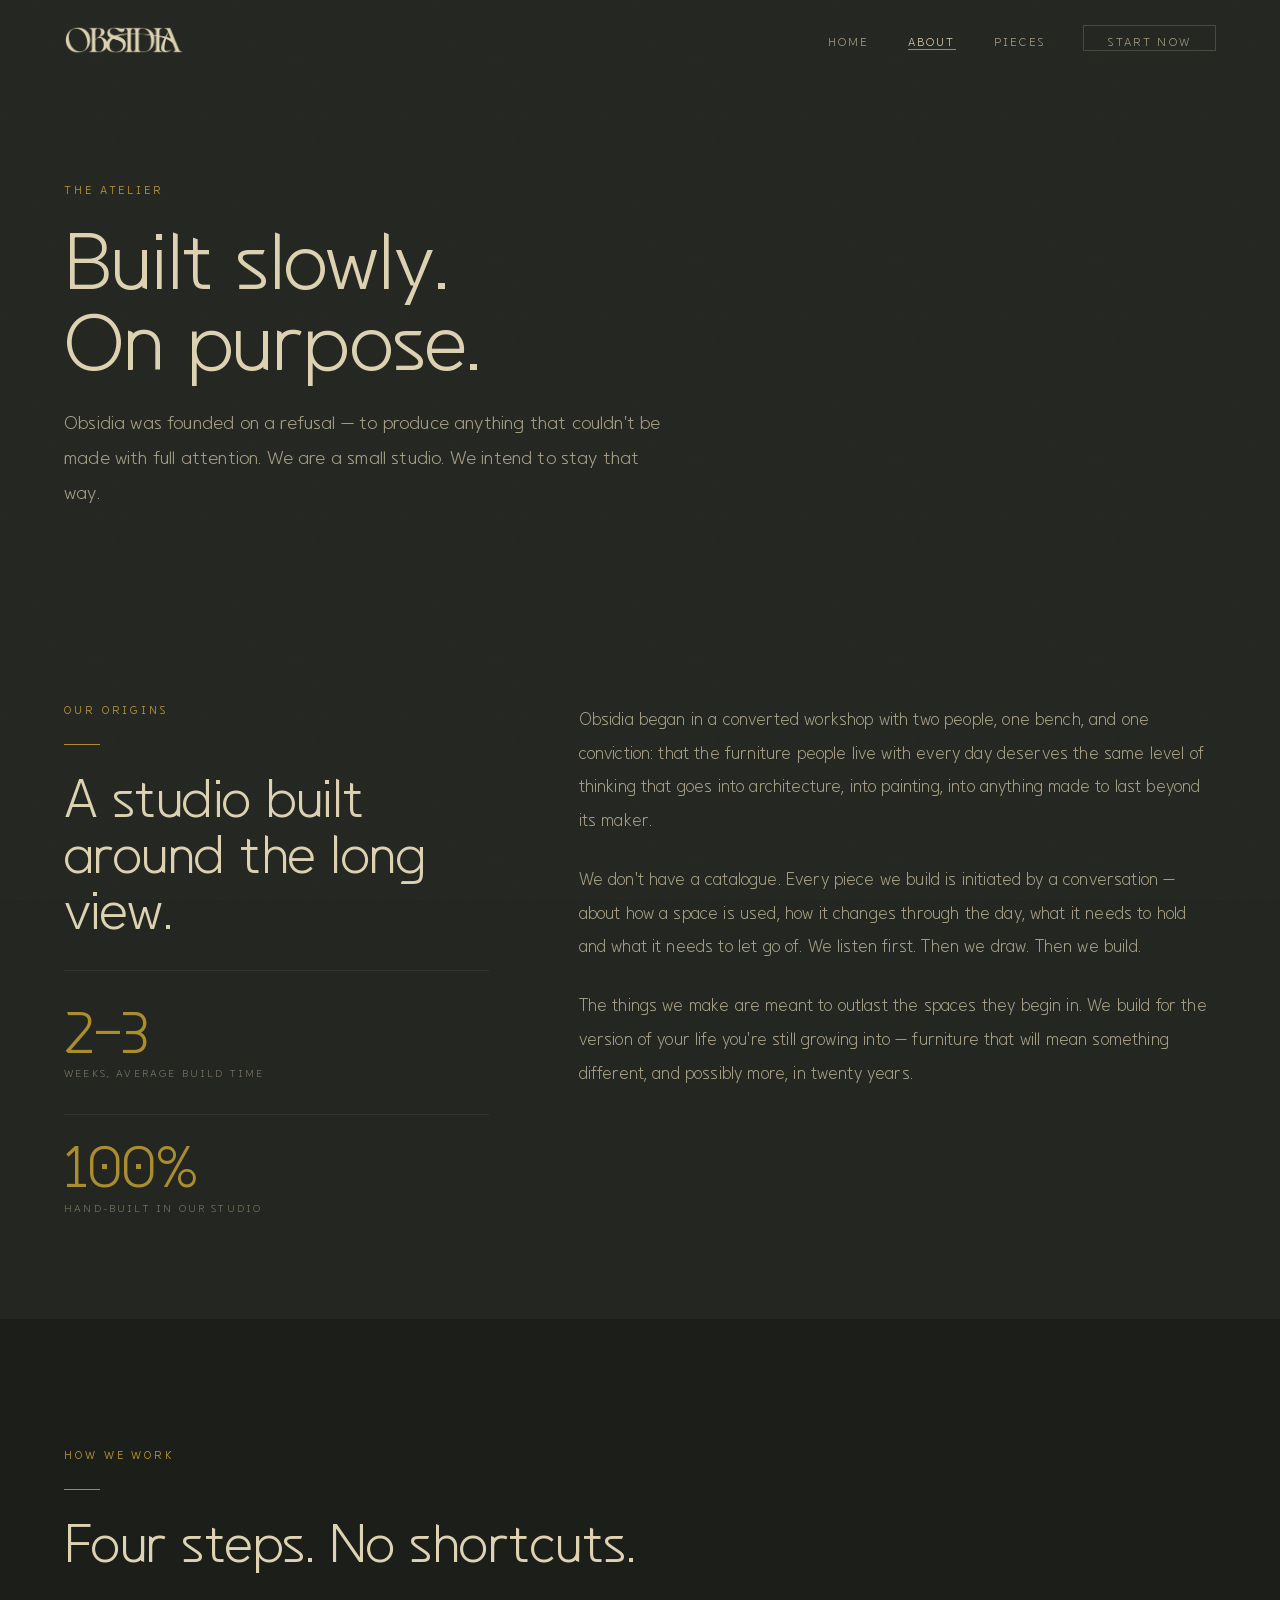
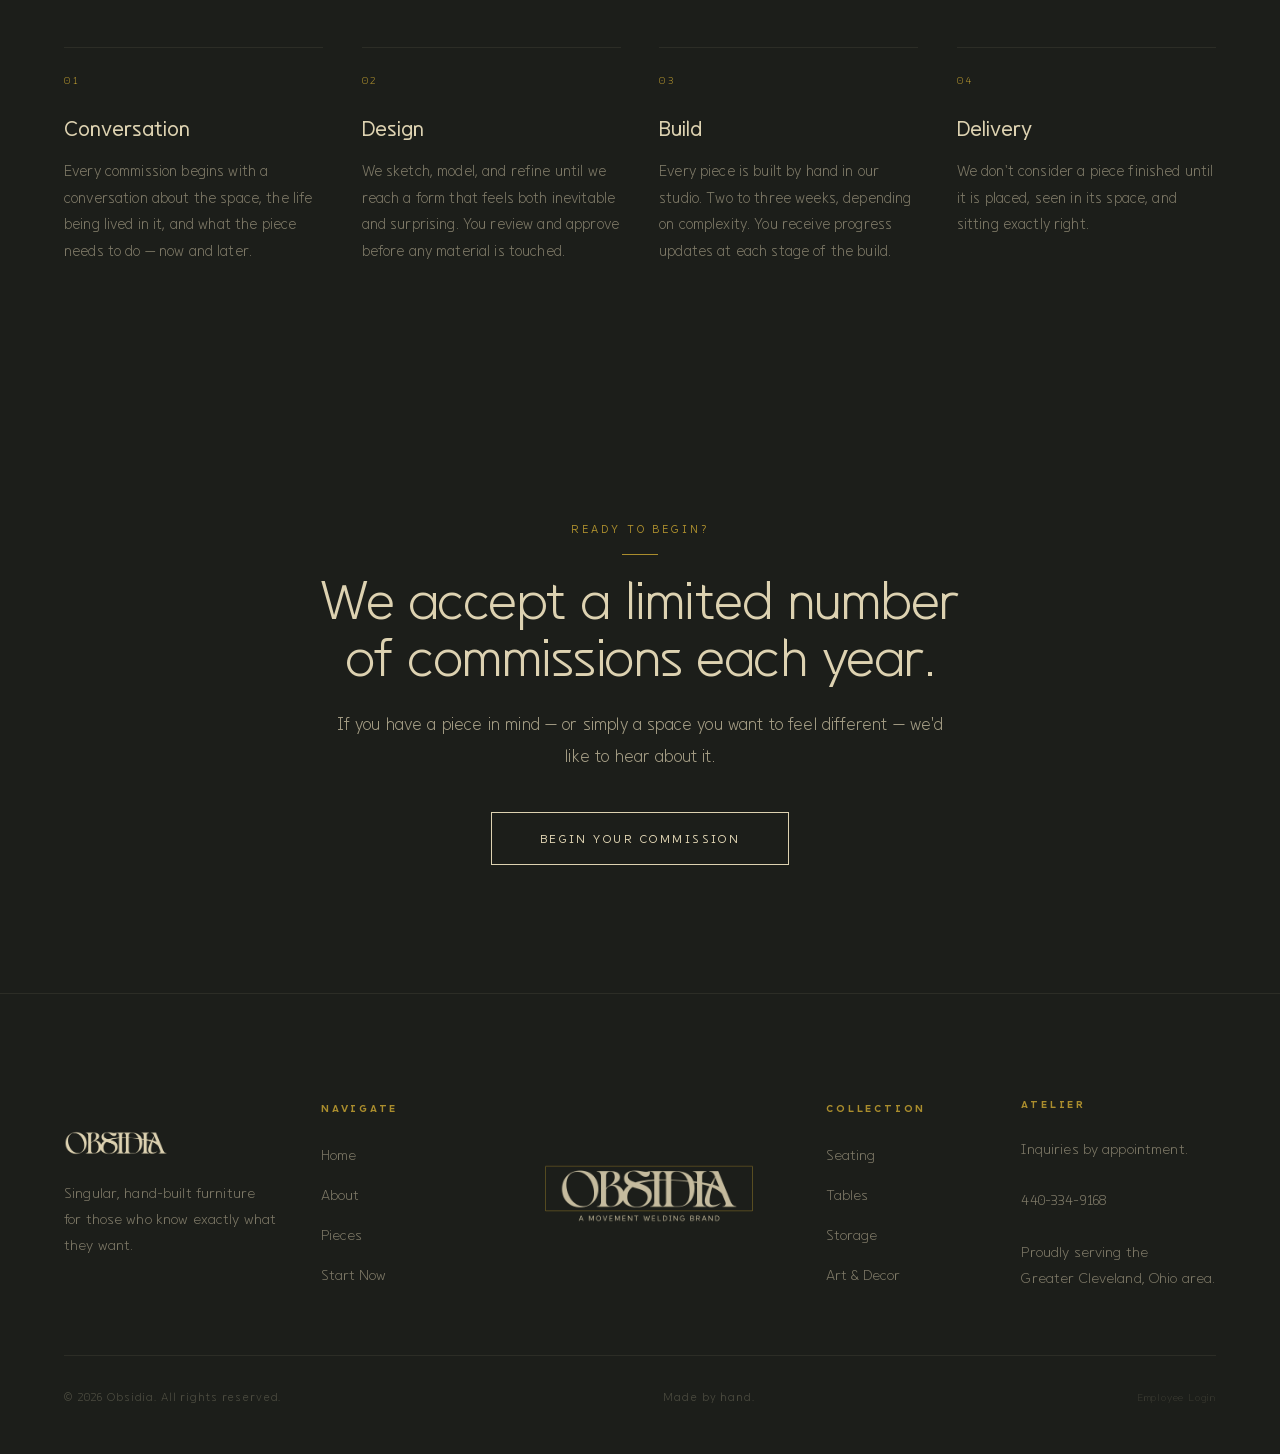
<file: about.html>
<!DOCTYPE html>
<html lang="en">
<head>
  <meta charset="UTF-8">
  <meta name="viewport" content="width=device-width, initial-scale=1.0">
  <title>About — Obsidia</title>
  <meta name="description" content="The story behind Obsidia — bespoke furniture made with uncompromising craft.">
  <link rel="stylesheet" href="css/styles.css">
</head>
<body>

  <!-- Navigation -->
  <nav class="nav">
    <a href="index.html" class="nav-logo">
      <img src="assets/images/logo.png" alt="Obsidia">
    </a>
    <ul class="nav-links">
      <li><a href="index.html">Home</a></li>
      <li><a href="about.html" class="active">About</a></li>
      <li><a href="pieces.html">Pieces</a></li>
      <li><a href="start-now.html" class="nav-cta">Start Now</a></li>
    </ul>
    <button class="nav-toggle" aria-label="Toggle menu">
      <span></span><span></span><span></span>
    </button>
  </nav>

  <!-- Page Hero -->
  <div class="page-hero">
    <div>
      <span class="label page-hero-label fade-up">The Atelier</span>
      <h1 class="fade-up stagger-1">Built slowly.<br>On purpose.</h1>
      <p class="fade-up stagger-2">
        Obsidia was founded on a refusal — to produce anything that couldn't
        be made with full attention. We are a small studio. We intend to stay that way.
      </p>
    </div>
  </div>

  <!-- Story Section -->
  <section class="about-story">
    <div class="about-story-left fade-up">
      <span class="label">Our Origins</span>
      <div class="divider-gold"></div>
      <h2>A studio built around the long view.</h2>

      <div class="about-stats">
        <div class="stat fade-up stagger-2">
          <div class="stat-number">2–3</div>
          <div class="stat-label">Weeks, average build time</div>
        </div>
        <div class="stat fade-up stagger-4">
          <div class="stat-number">100%</div>
          <div class="stat-label">Hand-built in our studio</div>
        </div>
      </div>
    </div>

    <div class="about-story-right fade-up stagger-2">
      <p>
        Obsidia began in a converted workshop with two people, one bench, and one
        conviction: that the furniture people live with every day deserves the same
        level of thinking that goes into architecture, into painting, into anything
        made to last beyond its maker.
      </p>
      <p>
        We don't have a catalogue. Every piece we build is initiated by a conversation —
        about how a space is used, how it changes through the day, what it needs to hold
        and what it needs to let go of. We listen first. Then we draw. Then we build.
      </p>
      <p>
        The things we make are meant to outlast the spaces they begin in. We build for
        the version of your life you're still growing into — furniture that will mean
        something different, and possibly more, in twenty years.
      </p>
    </div>
  </section>

  <!-- Process Section -->
  <section class="process-section">
    <div class="process-inner">
      <div class="process-header fade-up">
        <span class="label">How We Work</span>
        <div class="divider-gold"></div>
        <h2>Four steps. No shortcuts.</h2>
      </div>

      <div class="process-steps">
        <div class="process-step fade-up stagger-1">
          <div class="step-num">01</div>
          <div class="step-title">Conversation</div>
          <p class="step-desc">
            Every commission begins with a conversation about the space, the life being
            lived in it, and what the piece needs to do — now and later.
          </p>
        </div>
        <div class="process-step fade-up stagger-2">
          <div class="step-num">02</div>
          <div class="step-title">Design</div>
          <p class="step-desc">
            We sketch, model, and refine until we reach a form that feels both
            inevitable and surprising. You review and approve before any material is touched.
          </p>
        </div>
        <div class="process-step fade-up stagger-3">
          <div class="step-num">03</div>
          <div class="step-title">Build</div>
          <p class="step-desc">
            Every piece is built by hand in our studio. Two to three weeks, depending
            on complexity. You receive progress updates at each stage of the build.
          </p>
        </div>
        <div class="process-step fade-up stagger-4">
          <div class="step-num">04</div>
          <div class="step-title">Delivery</div>
          <p class="step-desc">
            We don't consider a piece finished until it is placed, seen in its space, and sitting exactly right.
          </p>
        </div>
      </div>
    </div>
  </section>

  <!-- Atelier CTA -->
  <section class="atelier-section fade-in">
    <span class="label">Ready to Begin?</span>
    <div class="divider-gold" style="margin: 1rem auto;"></div>
    <h2>We accept a limited number<br>of commissions each year.</h2>
    <p>
      If you have a piece in mind — or simply a space you want to feel different —
      we'd like to hear about it.
    </p>
    <a href="start-now.html" class="btn btn-light">Begin Your Commission</a>
  </section>

  <!-- Footer -->
  <footer class="footer">
    <div class="footer-inner">
      <div class="footer-brand">
        <img class="footer-brand-logo" src="assets/images/logo.png" alt="Obsidia">
        <p class="footer-tagline">
          Singular, hand-built furniture for those who know exactly what they want.
        </p>
      </div>
      <div class="footer-col">
        <h4>Navigate</h4>
        <ul>
          <li><a href="index.html">Home</a></li>
          <li><a href="about.html">About</a></li>
          <li><a href="pieces.html">Pieces</a></li>
          <li><a href="start-now.html">Start Now</a></li>
        </ul>
      </div>
      <div class="footer-mark">
        <img src="assets/images/brandmark.png" alt="Obsidia — A Movement Welding Brand">
      </div>
      <div class="footer-col">
        <h4>Collection</h4>
        <ul>
          <li><a href="pieces.html">Seating</a></li>
          <li><a href="pieces.html">Tables</a></li>
          <li><a href="pieces.html">Storage</a></li>
          <li><a href="pieces.html">Art &amp; Decor</a></li>
        </ul>
      </div>
      <div class="footer-col">
        <h4>Atelier</h4>
        <p>Inquiries by appointment.<br><br>
          440-334-9168<br><br>
          Proudly serving the<br>Greater Cleveland, Ohio area.
        </p>
      </div>
    </div>
    <div class="footer-bottom">
      <span class="footer-copy">&copy; 2026 Obsidia. All rights reserved.</span>
      <span class="footer-copy">Made by hand.</span>
      <a href="admin.html" class="footer-admin-link">Employee Login</a>
    </div>
  </footer>

  <script src="js/main.js"></script>
</body>
</html>
</file>
<file: css/styles.css>
/* OBSIDIA — Main Stylesheet */

/* ==============================
   Custom Properties
============================== */
:root {
  --bg: #242621;
  --bg-card: #1c1e1a;
  --bg-elevated: #2c2e29;
  --cream: #ddd2b1;
  --gold: #aa8d2d;
  --cream-70: rgba(221, 210, 177, 0.7);
  --cream-50: rgba(221, 210, 177, 0.5);
  --cream-20: rgba(221, 210, 177, 0.2);
  --cream-08: rgba(221, 210, 177, 0.08);
  --gold-low: rgba(170, 141, 45, 0.15);

  --font: 'ZxGamut', Georgia, 'Times New Roman', serif;

  --nav-h: 80px;
  --max-w: 1440px;

  --ease: cubic-bezier(0.25, 0.46, 0.45, 0.94);
  --ease-out: cubic-bezier(0.0, 0.0, 0.2, 1);
}

/* ==============================
   Font Face
============================== */
@font-face {
  font-family: 'ZxGamut';
  src: url('../assets/fonts/ZxGamut-Variable.ttf') format('truetype');
  font-weight: 100 900;
  font-style: normal;
  font-display: swap;
}

/* ==============================
   Reset & Base
============================== */
*, *::before, *::after {
  box-sizing: border-box;
  margin: 0;
  padding: 0;
}

html {
  scroll-behavior: smooth;
  font-size: 16px;
}

body {
  background-color: var(--bg);
  color: var(--cream);
  font-family: var(--font);
  font-weight: 300;
  line-height: 1.7;
  overflow-x: hidden;
  -webkit-font-smoothing: antialiased;
  -moz-osx-font-smoothing: grayscale;
}

/* Subtle noise grain overlay */
body::after {
  content: '';
  position: fixed;
  inset: 0;
  pointer-events: none;
  z-index: 9000;
  opacity: 0.025;
  background-image: url("data:image/svg+xml,%3Csvg xmlns='http://www.w3.org/2000/svg' width='300' height='300'%3E%3Cfilter id='n'%3E%3CfeTurbulence type='fractalNoise' baseFrequency='0.75' numOctaves='4' stitchTiles='stitch'/%3E%3C/filter%3E%3Crect width='300' height='300' filter='url(%23n)'/%3E%3C/svg%3E");
  background-size: 200px;
}

img { max-width: 100%; display: block; }
a { text-decoration: none; color: inherit; transition: color 0.3s var(--ease); }
ul { list-style: none; }
button { font-family: var(--font); cursor: pointer; }

/* ==============================
   Typography
============================== */
h1 { font-size: clamp(2.8rem, 6vw, 5rem); font-weight: 300; line-height: 1.05; letter-spacing: -0.01em; }
h2 { font-size: clamp(2rem, 4vw, 3.2rem); font-weight: 300; line-height: 1.1; letter-spacing: -0.01em; }
h3 { font-size: clamp(1.2rem, 2vw, 1.7rem); font-weight: 400; line-height: 1.25; }
p  { font-weight: 300; letter-spacing: 0.01em; }

.label {
  display: block;
  font-size: 0.65rem;
  font-weight: 400;
  letter-spacing: 0.28em;
  text-transform: uppercase;
  color: var(--gold);
}

.eyebrow {
  font-size: 0.7rem;
  letter-spacing: 0.22em;
  text-transform: uppercase;
  color: var(--cream-50);
}

/* ==============================
   Layout Utilities
============================== */
.container {
  max-width: var(--max-w);
  margin: 0 auto;
  padding: 0 clamp(1.5rem, 5vw, 5rem);
}

.divider-gold {
  width: 36px;
  height: 1px;
  background: var(--gold);
  margin: 1.5rem 0;
}

/* ==============================
   Scroll Animations
============================== */
.fade-up {
  opacity: 0;
  transform: translateY(28px);
  transition: opacity 0.9s var(--ease), transform 0.9s var(--ease);
}
.fade-up.visible { opacity: 1; transform: translateY(0); }

.fade-in {
  opacity: 0;
  transition: opacity 1.1s var(--ease);
}
.fade-in.visible { opacity: 1; }

.stagger-1 { transition-delay: 0.1s; }
.stagger-2 { transition-delay: 0.2s; }
.stagger-3 { transition-delay: 0.32s; }
.stagger-4 { transition-delay: 0.44s; }
.stagger-5 { transition-delay: 0.56s; }
.stagger-6 { transition-delay: 0.68s; }

/* ==============================
   Buttons
============================== */
.btn {
  display: inline-block;
  font-family: var(--font);
  font-size: 0.7rem;
  font-weight: 400;
  letter-spacing: 0.22em;
  text-transform: uppercase;
  padding: 1rem 3rem;
  border: 1px solid;
  cursor: pointer;
  transition: background 0.35s var(--ease), color 0.35s var(--ease), border-color 0.35s var(--ease);
  background: none;
}

.btn-light {
  border-color: var(--cream);
  color: var(--cream);
}
.btn-light:hover {
  background: var(--cream);
  color: var(--bg);
}

.btn-filled {
  background: var(--cream);
  color: var(--bg);
  border-color: var(--cream);
}
.btn-filled:hover {
  background: transparent;
  color: var(--cream);
}

.btn-gold {
  background: var(--gold);
  color: var(--bg);
  border-color: var(--gold);
}
.btn-gold:hover {
  background: transparent;
  color: var(--gold);
}

/* ==============================
   Navigation
============================== */
.nav {
  position: fixed;
  top: 0; left: 0; right: 0;
  z-index: 500;
  height: var(--nav-h);
  display: flex;
  align-items: center;
  justify-content: space-between;
  padding: 0 clamp(1.5rem, 5vw, 5rem);
  transition: background 0.5s var(--ease), border-color 0.5s var(--ease);
  border-bottom: 1px solid transparent;
}

.nav.scrolled {
  background: rgba(36, 38, 33, 0.94);
  backdrop-filter: blur(24px);
  -webkit-backdrop-filter: blur(24px);
  border-bottom-color: var(--cream-08);
}

.nav-logo { height: 30px; display: flex; align-items: center; }
.nav-logo img { height: 30px; width: auto; }

.nav-links {
  display: flex;
  align-items: center;
  gap: clamp(1.5rem, 3vw, 3.5rem);
}

.nav-links a {
  font-size: 0.68rem;
  letter-spacing: 0.2em;
  text-transform: uppercase;
  color: var(--cream-70);
  position: relative;
  padding-bottom: 2px;
}
.nav-links a::after {
  content: '';
  position: absolute;
  bottom: 0; left: 0;
  width: 0; height: 1px;
  background: var(--gold);
  transition: width 0.35s var(--ease);
}
.nav-links a:hover { color: var(--cream); }
.nav-links a:hover::after,
.nav-links a.active::after { width: 100%; }
.nav-links a.active { color: var(--cream); }

.nav-cta {
  border: 1px solid var(--cream-20) !important;
  padding: 0.55rem 1.5rem;
  color: var(--cream-70) !important;
  transition: background 0.35s var(--ease), color 0.35s var(--ease), border-color 0.35s var(--ease) !important;
}
.nav-cta:hover {
  background: var(--cream) !important;
  color: var(--bg) !important;
  border-color: var(--cream) !important;
}
.nav-cta::after { display: none !important; }

.nav-toggle {
  display: none;
  flex-direction: column;
  gap: 5px;
  background: none;
  border: none;
  padding: 6px;
}
.nav-toggle span {
  display: block;
  width: 22px;
  height: 1px;
  background: var(--cream);
  transition: transform 0.3s var(--ease), opacity 0.3s;
}
.nav-toggle.open span:nth-child(1) { transform: rotate(45deg) translate(4px, 4px); }
.nav-toggle.open span:nth-child(2) { opacity: 0; }
.nav-toggle.open span:nth-child(3) { transform: rotate(-45deg) translate(4px, -4px); }

/* ==============================
   Footer
============================== */
.footer {
  background: var(--bg-card);
  border-top: 1px solid var(--cream-08);
  padding: clamp(4rem, 8vw, 7rem) clamp(1.5rem, 5vw, 5rem) clamp(2rem, 4vw, 3rem);
}

.footer-inner {
  max-width: var(--max-w);
  margin: 0 auto;
  display: grid;
  grid-template-columns: 1.2fr 0.85fr 1.5fr 0.85fr 1.1fr;
  gap: clamp(1.5rem, 3.5vw, 3.5rem);
  align-items: center;
  padding-bottom: clamp(2.5rem, 5vw, 4rem);
  border-bottom: 1px solid var(--cream-08);
  margin-bottom: 2rem;
}

.footer-mark {
  display: flex;
  align-items: center;
  justify-content: center;
  padding: 1rem 0;
}

.footer-mark img {
  width: 100%;
  max-width: 220px;
  opacity: 0.88;
  transition: opacity 0.4s var(--ease);
}

.footer-mark img:hover { opacity: 1; }

.footer-brand-logo {
  height: 26px;
  margin-bottom: 1.5rem;
}

.footer-tagline {
  font-size: 0.85rem;
  color: var(--cream-50);
  line-height: 1.9;
  max-width: 240px;
}

.footer-col h4 {
  font-size: 0.62rem;
  letter-spacing: 0.28em;
  text-transform: uppercase;
  color: var(--gold);
  margin-bottom: 1.4rem;
}

.footer-col ul { display: flex; flex-direction: column; gap: 0.8rem; }

.footer-col a {
  font-size: 0.85rem;
  color: var(--cream-50);
}
.footer-col a:hover { color: var(--cream); }

.footer-col p {
  font-size: 0.85rem;
  color: var(--cream-50);
  line-height: 1.9;
}

.footer-bottom {
  max-width: var(--max-w);
  margin: 0 auto;
  display: flex;
  justify-content: space-between;
  align-items: center;
}

.footer-copy {
  font-size: 0.68rem;
  letter-spacing: 0.08em;
  color: rgba(221, 210, 177, 0.25);
}

.footer-admin-link {
  font-size: 0.62rem;
  letter-spacing: 0.08em;
  color: rgba(221, 210, 177, 0.15);
  transition: color 0.3s;
}
.footer-admin-link:hover { color: rgba(221, 210, 177, 0.45); }

/* ==============================
   HOME — Hero
============================== */
.hero {
  min-height: 100vh;
  display: flex;
  flex-direction: column;
  align-items: center;
  justify-content: center;
  text-align: center;
  position: relative;
  overflow: hidden;
}

.hero::before {
  content: '';
  position: absolute;
  inset: 0;
  background: radial-gradient(ellipse 80% 60% at 50% 50%, rgba(170, 141, 45, 0.045) 0%, transparent 70%);
  pointer-events: none;
}

.hero-content {
  position: relative;
  z-index: 2;
  display: flex;
  flex-direction: column;
  align-items: center;
  gap: 1.8rem;
}

.hero-logo {
  width: min(580px, 78vw);
}
.hero-logo img {
  width: 100%;
  opacity: 0;
  animation: entryUp 2.4s var(--ease) 0.2s forwards;
}

.hero-tagline {
  font-size: clamp(0.85rem, 1.5vw, 1rem);
  letter-spacing: 0.15em;
  color: var(--cream-50);
  opacity: 0;
  animation: entryUp 2s var(--ease) 1s forwards;
}

.hero-sep {
  width: 1px;
  height: 50px;
  background: linear-gradient(to bottom, transparent, var(--cream-20), transparent);
  opacity: 0;
  animation: entryFade 2s ease 1.5s forwards;
}

.hero-actions {
  display: flex;
  gap: 1.2rem;
  flex-wrap: wrap;
  justify-content: center;
  opacity: 0;
  animation: entryUp 2s var(--ease) 1.4s forwards;
}

.hero-scroll-hint {
  position: absolute;
  bottom: 2.5rem;
  left: 50%;
  transform: translateX(-50%);
  display: flex;
  flex-direction: column;
  align-items: center;
  gap: 0.7rem;
  opacity: 0;
  animation: entryFade 2s ease 2.2s forwards;
}

.hero-scroll-hint span {
  font-size: 0.55rem;
  letter-spacing: 0.35em;
  text-transform: uppercase;
  color: var(--cream-50);
}

.scroll-line {
  width: 1px;
  height: 38px;
  background: linear-gradient(to bottom, var(--gold), transparent);
  animation: scrollBob 2.2s ease-in-out infinite;
}

@keyframes entryUp {
  from { opacity: 0; transform: translateY(16px); }
  to   { opacity: 1; transform: translateY(0); }
}
@keyframes entryFade {
  from { opacity: 0; }
  to   { opacity: 1; }
}
@keyframes scrollBob {
  0%, 100% { transform: scaleY(0.7) translateY(0); opacity: 0.35; }
  50%       { transform: scaleY(1) translateY(4px); opacity: 0.9; }
}

/* ==============================
   HOME — Featured
============================== */
.featured {
  padding: clamp(6rem, 10vw, 10rem) clamp(1.5rem, 5vw, 5rem);
  max-width: var(--max-w);
  margin: 0 auto;
}

.featured-header {
  margin-bottom: clamp(3rem, 6vw, 5rem);
}
.featured-header .label { margin-bottom: 1rem; }

.featured-grid {
  display: grid;
  grid-template-columns: 1fr 1fr 1fr;
  gap: 3px;
  margin-bottom: clamp(3rem, 6vw, 5rem);
  align-items: start;
}

.featured-grid .piece-card:first-child {
  grid-row: span 1;
}

/* ==============================
   Piece Cards (shared)
============================== */
.piece-card {
  position: relative;
  overflow: hidden;
  cursor: pointer;
  display: block;
}

.piece-card-bg {
  width: 100%;
  height: 100%;
  min-height: 200px;
  transition: transform 0.9s var(--ease);
}

.piece-card:hover .piece-card-bg { transform: scale(1.04); }

.piece-card-info {
  position: absolute;
  bottom: 0; left: 0; right: 0;
  padding: 1.8rem;
  background: linear-gradient(to top, rgba(28, 30, 26, 0.88) 0%, transparent 100%);
  transform: translateY(6px);
  opacity: 0;
  transition: opacity 0.45s var(--ease), transform 0.45s var(--ease);
}
.piece-card:hover .piece-card-info { opacity: 1; transform: translateY(0); }

.piece-card-name {
  font-size: 1.1rem;
  font-weight: 400;
  margin-bottom: 0.3rem;
}
.piece-card-mat {
  font-size: 0.62rem;
  letter-spacing: 0.22em;
  text-transform: uppercase;
  color: var(--gold);
}

.featured-cta { text-align: center; }

/* ==============================
   HOME — Philosophy
============================== */
.philosophy {
  padding: clamp(6rem, 12vw, 12rem) clamp(1.5rem, 5vw, 5rem);
  text-align: center;
  position: relative;
  overflow: hidden;
}

.philosophy::before {
  content: '';
  position: absolute;
  top: 50%; left: 50%;
  transform: translate(-50%, -50%);
  width: 700px; height: 700px;
  background: radial-gradient(circle, rgba(170, 141, 45, 0.055) 0%, transparent 65%);
  pointer-events: none;
}

.philosophy blockquote {
  position: relative;
  max-width: 860px;
  margin: 0 auto;
  font-size: clamp(1.3rem, 2.8vw, 2.2rem);
  font-weight: 300;
  font-style: italic;
  line-height: 1.55;
  letter-spacing: 0.02em;
  color: var(--cream-70);
}

.philosophy-mark {
  display: block;
  font-size: clamp(4rem, 8vw, 7rem);
  line-height: 0.6;
  color: var(--gold);
  opacity: 0.25;
  font-style: normal;
  margin-bottom: 1rem;
  font-weight: 300;
}

/* ==============================
   HOME — About Teaser
============================== */
.home-about {
  padding: clamp(4rem, 8vw, 8rem) clamp(1.5rem, 5vw, 5rem);
  max-width: var(--max-w);
  margin: 0 auto;
  display: grid;
  grid-template-columns: 1fr 1fr;
  gap: clamp(3rem, 7vw, 7rem);
  align-items: center;
}

.home-about-text .label { margin-bottom: 1rem; }
.home-about-text h2 { margin-bottom: 1.5rem; }
.home-about-text p { color: var(--cream-70); line-height: 2; margin-bottom: 1.5rem; font-size: 1rem; }

.home-about-visual {
  position: relative;
  height: clamp(380px, 50vw, 560px);
}

.visual-block-main {
  position: absolute;
  top: 0; right: 0;
  width: 82%; height: 82%;
  overflow: hidden;
}

.visual-block-accent {
  position: absolute;
  bottom: 0; left: 0;
  width: 42%; height: 42%;
  border: 1px solid rgba(170, 141, 45, 0.35);
}

.visual-fill {
  width: 100%;
  height: 100%;
}

/* ==============================
   PAGE HERO (shared inner pages)
============================== */
.page-hero {
  padding-top: calc(var(--nav-h) + clamp(4rem, 8vw, 7rem));
  padding-bottom: clamp(4rem, 7vw, 7rem);
  padding-left: clamp(1.5rem, 5vw, 5rem);
  padding-right: clamp(1.5rem, 5vw, 5rem);
  max-width: var(--max-w);
  margin: 0 auto;
}

.page-hero-label { margin-bottom: 1.2rem; }
.page-hero h1 { margin-bottom: 1.5rem; }
.page-hero p {
  font-size: clamp(1rem, 1.5vw, 1.1rem);
  color: var(--cream-70);
  line-height: 2;
  max-width: 600px;
}

/* ==============================
   ABOUT — Story
============================== */
.about-story {
  padding: clamp(4rem, 8vw, 8rem) clamp(1.5rem, 5vw, 5rem);
  max-width: var(--max-w);
  margin: 0 auto;
  display: grid;
  grid-template-columns: 1fr 1.5fr;
  gap: clamp(3rem, 7vw, 7rem);
  align-items: start;
}

.about-story-left .label { margin-bottom: 1rem; }
.about-story-left h2 { margin-bottom: 2rem; }

.about-stats {
  display: flex;
  flex-direction: column;
  gap: 2rem;
  border-top: 1px solid var(--cream-08);
  padding-top: 2rem;
}

.stat { border-top: 1px solid var(--cream-08); padding-top: 1.4rem; }
.stat:first-child { border: none; padding: 0; }

.stat-number {
  font-size: clamp(2.4rem, 5vw, 3.5rem);
  font-weight: 300;
  color: var(--gold);
  line-height: 1;
  margin-bottom: 0.4rem;
}

.stat-label {
  font-size: 0.62rem;
  letter-spacing: 0.22em;
  text-transform: uppercase;
  color: var(--cream-50);
}

.about-story-right p {
  font-size: 1rem;
  color: var(--cream-70);
  line-height: 2.1;
  margin-bottom: 1.6rem;
}
.about-story-right p:last-child { margin-bottom: 0; }

/* ==============================
   ABOUT — Process
============================== */
.process-section {
  background: var(--bg-card);
  padding: clamp(5rem, 10vw, 9rem) clamp(1.5rem, 5vw, 5rem);
}

.process-inner {
  max-width: var(--max-w);
  margin: 0 auto;
}

.process-header { margin-bottom: clamp(3rem, 6vw, 5rem); }
.process-header .label { margin-bottom: 1rem; }

.process-steps {
  display: grid;
  grid-template-columns: repeat(4, 1fr);
  gap: clamp(1.5rem, 3vw, 3rem);
}

.process-step {
  padding-top: 1.5rem;
  border-top: 1px solid var(--cream-08);
}

.step-num {
  font-size: 0.62rem;
  letter-spacing: 0.28em;
  text-transform: uppercase;
  color: var(--gold);
  margin-bottom: 1.4rem;
}

.step-title {
  font-size: 1.25rem;
  font-weight: 400;
  margin-bottom: 0.8rem;
}

.step-desc {
  font-size: 0.88rem;
  color: var(--cream-50);
  line-height: 1.9;
}

/* ==============================
   ABOUT — Materials
============================== */
.materials-section {
  padding: clamp(5rem, 10vw, 9rem) clamp(1.5rem, 5vw, 5rem);
  max-width: var(--max-w);
  margin: 0 auto;
}

.materials-header { max-width: 520px; margin-bottom: clamp(3rem, 6vw, 5rem); }
.materials-header .label { margin-bottom: 1rem; }

.materials-grid {
  display: grid;
  grid-template-columns: repeat(3, 1fr);
  gap: 1px;
  background: var(--cream-08);
}

.material-card {
  background: var(--bg);
  padding: clamp(2rem, 4vw, 3rem);
  transition: background 0.4s var(--ease);
}
.material-card:hover { background: var(--bg-elevated); }

.material-line {
  width: 30px; height: 1px;
  background: var(--gold);
  margin-bottom: 1.6rem;
}

.material-name {
  font-size: 1.25rem;
  font-weight: 400;
  margin-bottom: 0.8rem;
}

.material-desc {
  font-size: 0.88rem;
  color: var(--cream-50);
  line-height: 1.9;
}

/* ==============================
   ABOUT — Atelier
============================== */
.atelier-section {
  background: var(--bg-card);
  padding: clamp(5rem, 10vw, 9rem) clamp(1.5rem, 5vw, 5rem);
  text-align: center;
}

.atelier-section .label { margin-bottom: 1rem; }
.atelier-section h2 { margin-bottom: 1.5rem; }
.atelier-section p {
  max-width: 620px;
  margin: 0 auto 2.5rem;
  color: var(--cream-70);
  font-size: 1rem;
  line-height: 2;
}

/* ==============================
   PIECES PAGE
============================== */
.pieces-header {
  padding-top: calc(var(--nav-h) + clamp(3rem, 6vw, 5rem));
  padding-bottom: clamp(3rem, 5vw, 4rem);
  padding-left: clamp(1.5rem, 5vw, 5rem);
  padding-right: clamp(1.5rem, 5vw, 5rem);
  max-width: var(--max-w);
  margin: 0 auto;
  display: flex;
  align-items: flex-end;
  justify-content: space-between;
  gap: 2rem;
  flex-wrap: wrap;
}

.pieces-header-text .label { margin-bottom: 1rem; }

.pieces-filter {
  display: flex;
  gap: 0.6rem;
  flex-wrap: wrap;
}

.filter-btn {
  background: none;
  border: 1px solid var(--cream-20);
  color: var(--cream-50);
  font-size: 0.62rem;
  letter-spacing: 0.2em;
  text-transform: uppercase;
  padding: 0.55rem 1.2rem;
  cursor: pointer;
  transition: all 0.3s var(--ease);
}
.filter-btn:hover { border-color: var(--cream-50); color: var(--cream); }
.filter-btn.active { background: var(--cream); color: var(--bg); border-color: var(--cream); }

.pieces-grid {
  padding: 0 clamp(1.5rem, 5vw, 5rem) clamp(6rem, 10vw, 10rem);
  max-width: var(--max-w);
  margin: 0 auto;
  display: grid;
  grid-template-columns: repeat(3, 1fr);
  gap: clamp(1rem, 2vw, 1.5rem);
}

.piece-item { cursor: pointer; }

.piece-item-img {
  position: relative;
  overflow: hidden;
  aspect-ratio: 3/4;
  margin-bottom: 1rem;
}

.piece-item-bg {
  width: 100%;
  height: 100%;
  transition: transform 0.85s var(--ease);
}
.piece-item:hover .piece-item-bg { transform: scale(1.05); }

.piece-item-overlay {
  position: absolute;
  inset: 0;
  background: rgba(28, 30, 26, 0.45);
  display: flex;
  align-items: center;
  justify-content: center;
  opacity: 0;
  transition: opacity 0.4s var(--ease);
}
.piece-item:hover .piece-item-overlay { opacity: 1; }

.piece-item-overlay span {
  font-size: 0.6rem;
  letter-spacing: 0.3em;
  text-transform: uppercase;
  color: var(--cream);
  border: 1px solid var(--cream);
  padding: 0.65rem 1.3rem;
}

.piece-item-name {
  font-size: 1rem;
  font-weight: 400;
  margin-bottom: 0.3rem;
}

.piece-item-detail {
  font-size: 0.62rem;
  letter-spacing: 0.2em;
  text-transform: uppercase;
  color: var(--gold);
}

/* ==============================
   START NOW PAGE
============================== */
.start-layout {
  padding-top: var(--nav-h);
  max-width: var(--max-w);
  margin: 0 auto;
  display: grid;
  grid-template-columns: 1fr 1.15fr;
  gap: 0;
  min-height: 100vh;
}

.start-info {
  padding: clamp(4rem, 8vw, 7rem) clamp(2rem, 5vw, 5rem);
  border-right: 1px solid var(--cream-08);
}

.start-info .label { margin-bottom: 1.2rem; }
.start-info h1 { margin-bottom: 1.5rem; }
.start-info > p {
  font-size: 1rem;
  color: var(--cream-70);
  line-height: 2;
  margin-bottom: 3.5rem;
}

.process-mini { border-top: 1px solid var(--cream-08); padding-top: 2.5rem; }
.process-mini .label { margin-bottom: 1.8rem; }

.mini-steps { display: flex; flex-direction: column; gap: 1.8rem; }

.mini-step { display: flex; gap: 1.4rem; align-items: flex-start; }

.mini-step-num {
  font-size: 0.62rem;
  letter-spacing: 0.2em;
  color: var(--gold);
  min-width: 20px;
  padding-top: 0.2rem;
}

.mini-step strong {
  display: block;
  font-size: 0.95rem;
  font-weight: 400;
  margin-bottom: 0.3rem;
}

.mini-step span {
  font-size: 0.85rem;
  color: var(--cream-50);
  line-height: 1.7;
}

/* Form */
.start-form-wrap {
  background: var(--bg-card);
  padding: clamp(4rem, 8vw, 7rem) clamp(2rem, 5vw, 5rem);
}

.start-form-wrap h2 {
  font-size: 1.7rem;
  font-weight: 300;
  margin-bottom: 2.5rem;
}

.form-grid {
  display: grid;
  grid-template-columns: 1fr 1fr;
  gap: 2.2rem 2rem;
}

.form-group { display: flex; flex-direction: column; gap: 0.5rem; }
.form-group.full { grid-column: span 2; }

.form-group label {
  font-size: 0.6rem;
  letter-spacing: 0.25em;
  text-transform: uppercase;
  color: var(--gold);
}

.form-group input,
.form-group select,
.form-group textarea {
  background: transparent;
  border: none;
  border-bottom: 1px solid var(--cream-20);
  color: var(--cream);
  font-family: var(--font);
  font-size: 0.95rem;
  font-weight: 300;
  padding: 0.75rem 0;
  outline: none;
  transition: border-color 0.35s var(--ease);
  width: 100%;
  -webkit-appearance: none;
  appearance: none;
  border-radius: 0;
}

.form-group input:focus,
.form-group select:focus,
.form-group textarea:focus { border-bottom-color: var(--gold); }

.form-group textarea { resize: vertical; min-height: 90px; }

.form-group select option { background: var(--bg-card); color: var(--cream); }

.form-group input::placeholder,
.form-group textarea::placeholder { color: rgba(221, 210, 177, 0.25); }

.form-submit { margin-top: 2.5rem; display: flex; justify-content: flex-start; }

.form-note {
  margin-top: 1.2rem;
  font-size: 0.75rem;
  color: var(--cream-50);
  letter-spacing: 0.04em;
  line-height: 1.7;
}

/* ==============================
   Piece Image Palettes (CSS art)
============================== */
.pi-walnut {
  background:
    linear-gradient(160deg, #1e130a 0%, #3a2010 35%, #5c3018 60%, #3a2010 100%);
}
.pi-oak {
  background:
    linear-gradient(155deg, #c0a870 0%, #d8be88 40%, #c8ae76 70%, #b09860 100%);
}
.pi-teak {
  background:
    linear-gradient(160deg, #3c2510 0%, #6a3e18 45%, #4e2e14 100%);
}
.pi-travertine {
  background:
    linear-gradient(145deg, #c4b89a 0%, #dcd0b4 40%, #cec2a4 70%, #b8ac90 100%);
}
.pi-iron {
  background:
    linear-gradient(160deg, #14160f 0%, #222618 45%, #1a1c14 100%);
}
.pi-canvas {
  background:
    linear-gradient(155deg, #ccc2a2 0%, #ddd4b4 45%, #d0c8a8 75%, #c0b898 100%);
}
.pi-marble {
  background:
    linear-gradient(135deg, #0c0e0a 0%, #181e16 45%, #101410 100%);
}
.pi-ash {
  background:
    linear-gradient(155deg, #d8d2c4 0%, #ece6d8 45%, #dcd6c8 75%, #ccc6b8 100%);
}
.pi-smoked {
  background:
    linear-gradient(160deg, #241810 0%, #3c2818 45%, #2e1e12 100%);
}

/* ==============================
   Responsive
============================== */
@media (max-width: 1200px) {
  .process-steps { grid-template-columns: repeat(2, 1fr); }
  .materials-grid { grid-template-columns: repeat(2, 1fr); }
}

@media (max-width: 1024px) {
  .featured-grid {
    grid-template-columns: 1fr 1fr 1fr;
  }

  .home-about { grid-template-columns: 1fr; }
  .about-story { grid-template-columns: 1fr; }
  .start-layout { grid-template-columns: 1fr; }
  .start-info { border-right: none; border-bottom: 1px solid var(--cream-08); }

  .pieces-grid { grid-template-columns: repeat(2, 1fr); }

  .footer-inner { grid-template-columns: 1fr 1fr 1fr; gap: 2.5rem; }
  .footer-mark { grid-column: 1 / -1; padding: 1.5rem 0; }
  .footer-mark img { max-width: 260px; }
}

@media (max-width: 768px) {
  .nav-links {
    position: fixed;
    inset: var(--nav-h) 0 0 0;
    background: rgba(36, 38, 33, 0.98);
    flex-direction: column;
    justify-content: center;
    align-items: center;
    gap: 2.2rem;
    display: none;
    backdrop-filter: blur(20px);
  }
  .nav-links.open { display: flex; }
  .nav-links a { font-size: 1rem; }
  .nav-cta { display: none; }
  .nav-toggle { display: flex; }

  .featured-grid { grid-template-columns: 1fr; }

  .pieces-grid { grid-template-columns: 1fr; }
  .pieces-header { align-items: flex-start; flex-direction: column; }

  .process-steps { grid-template-columns: 1fr; }
  .materials-grid { grid-template-columns: 1fr; }

  .form-grid { grid-template-columns: 1fr; }
  .form-group.full { grid-column: span 1; }

  .footer-inner { grid-template-columns: 1fr; }
  .footer-mark { padding: 2rem 0; }
  .footer-mark img { max-width: 280px; }
  .footer-bottom { flex-direction: column; gap: 0.8rem; text-align: center; }
}
</file>
